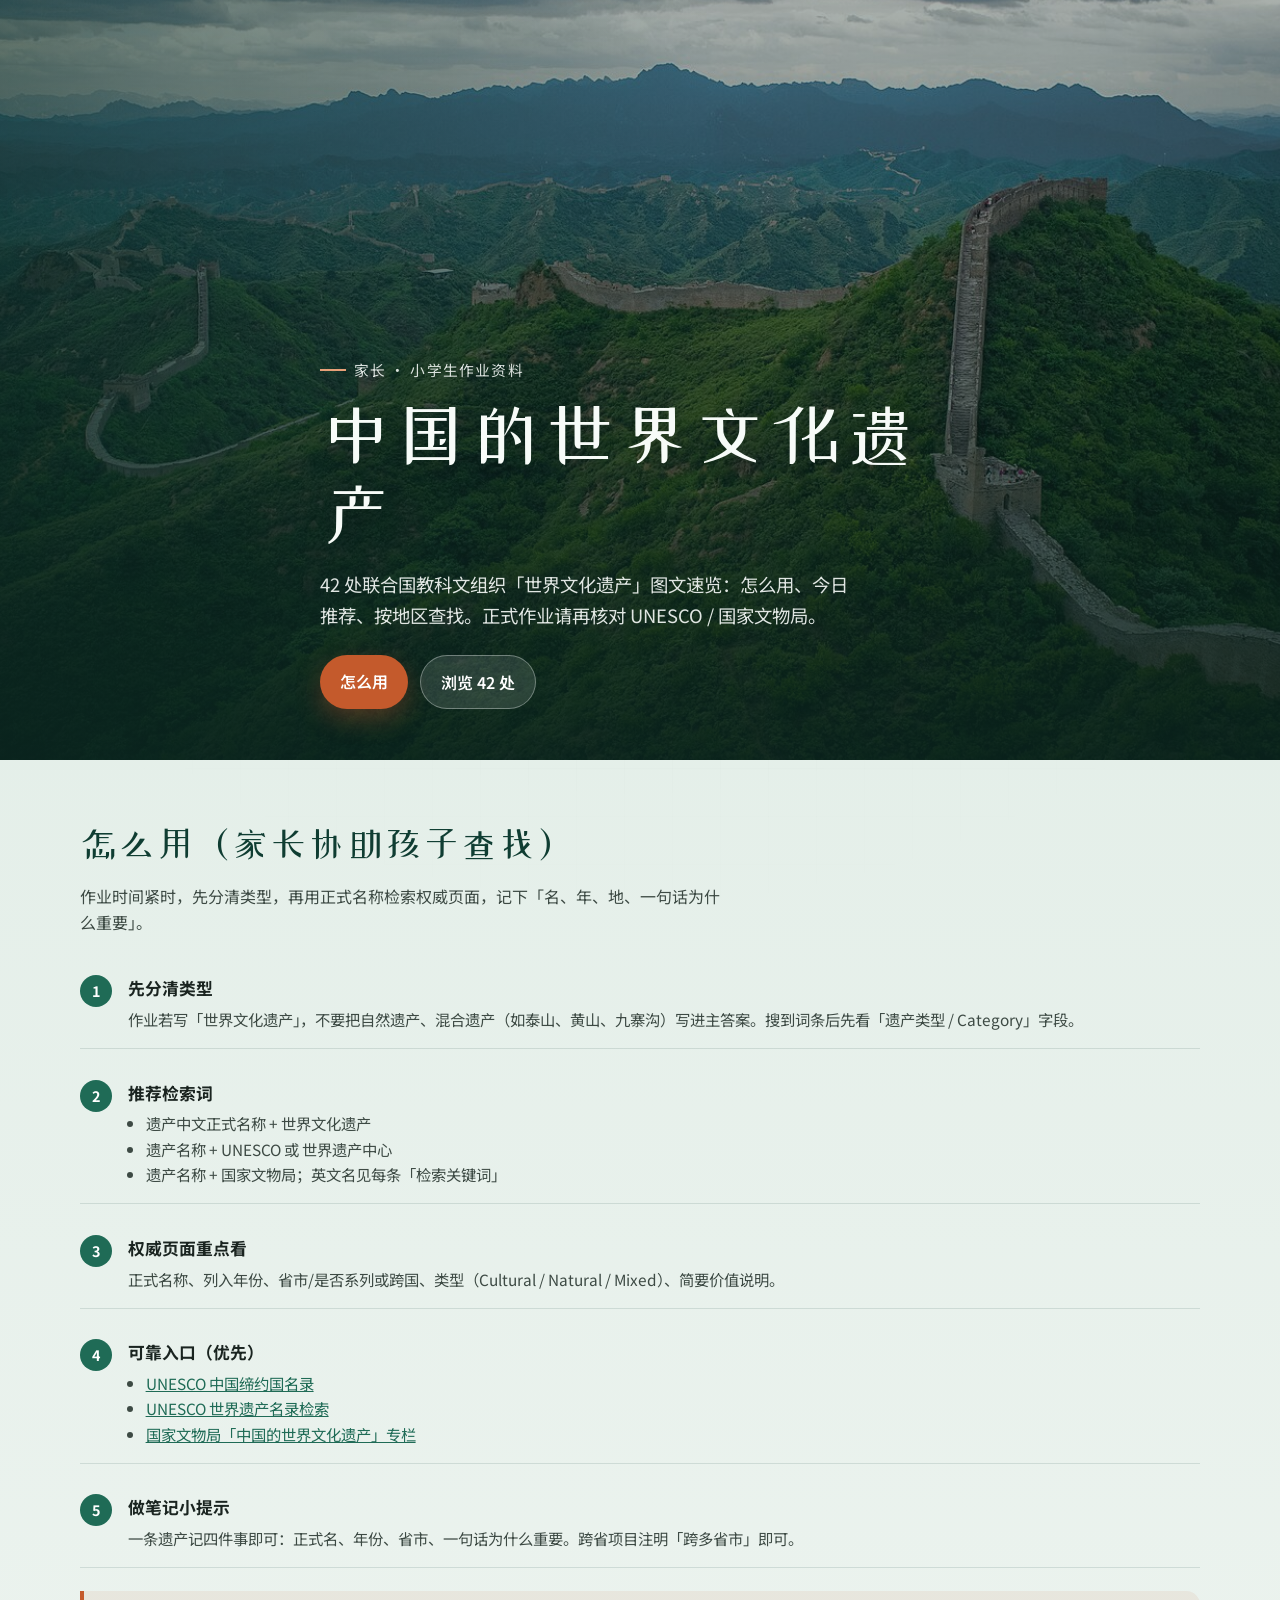
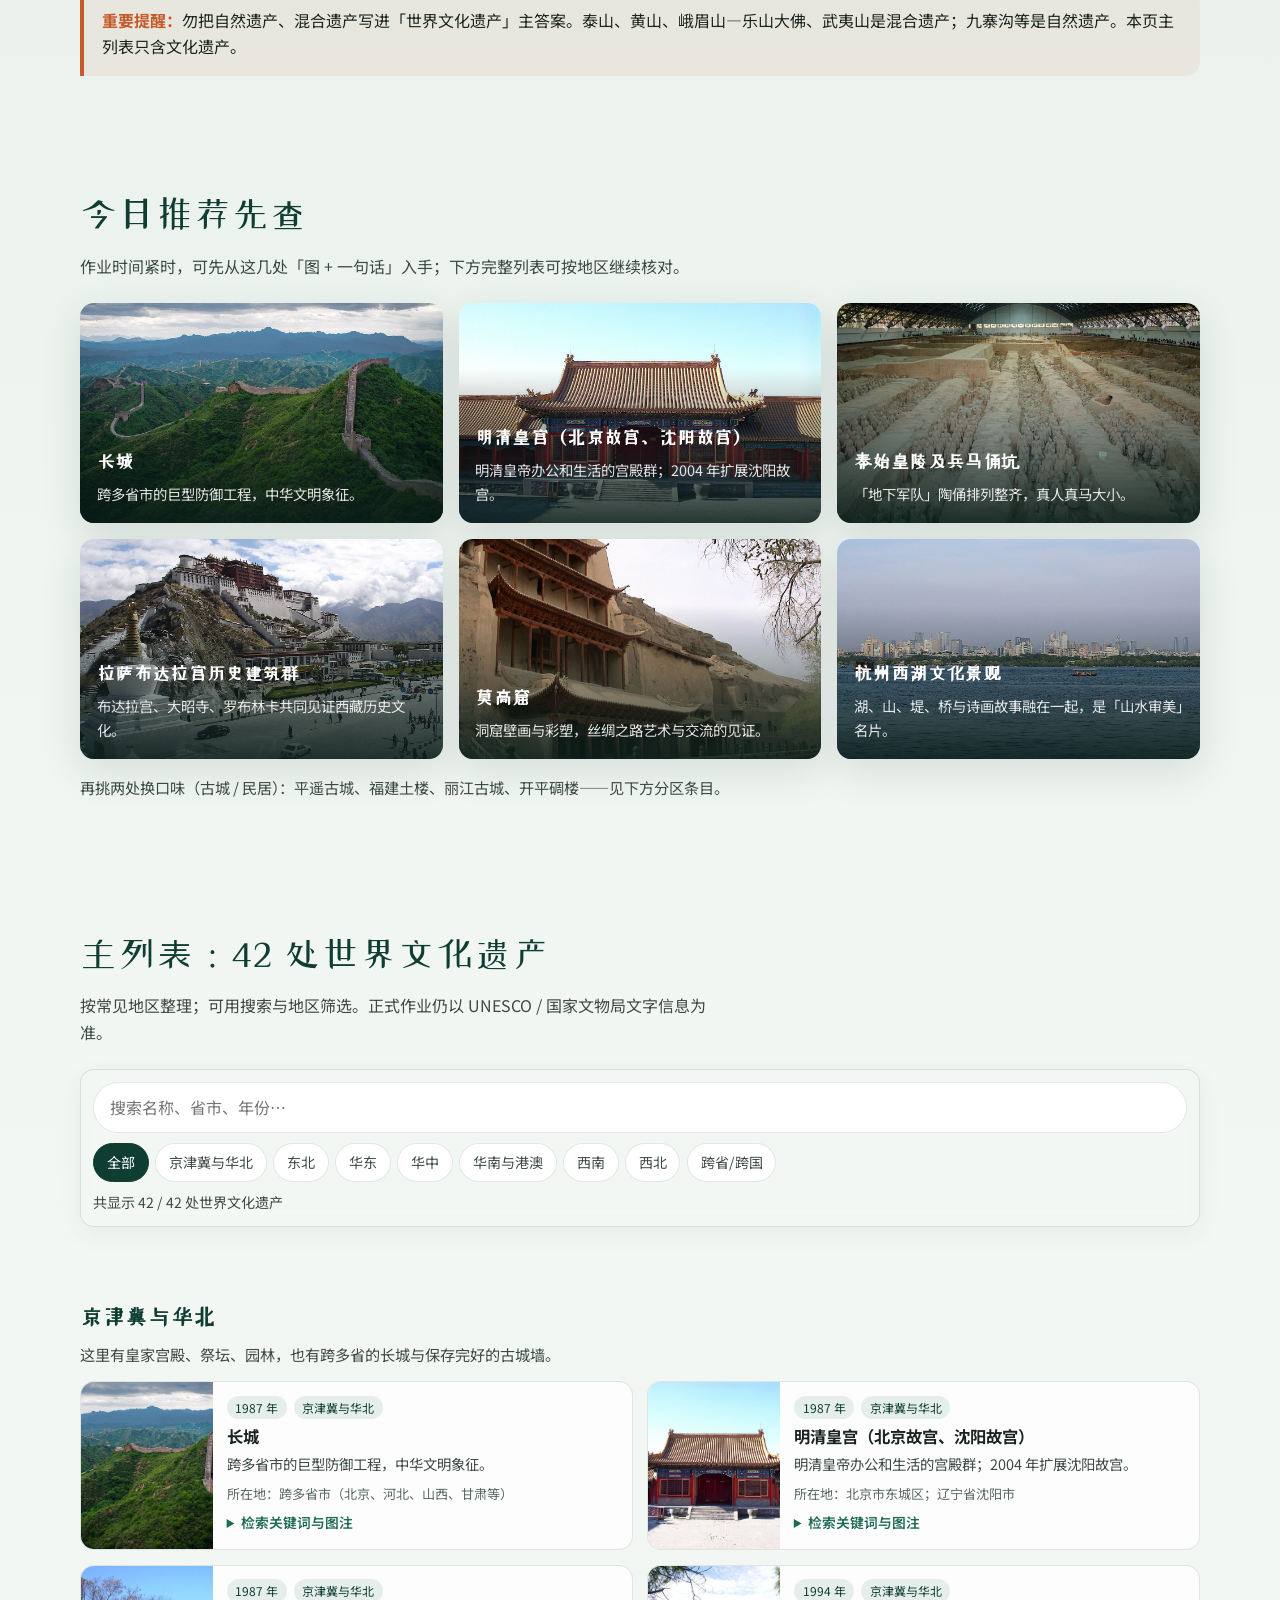
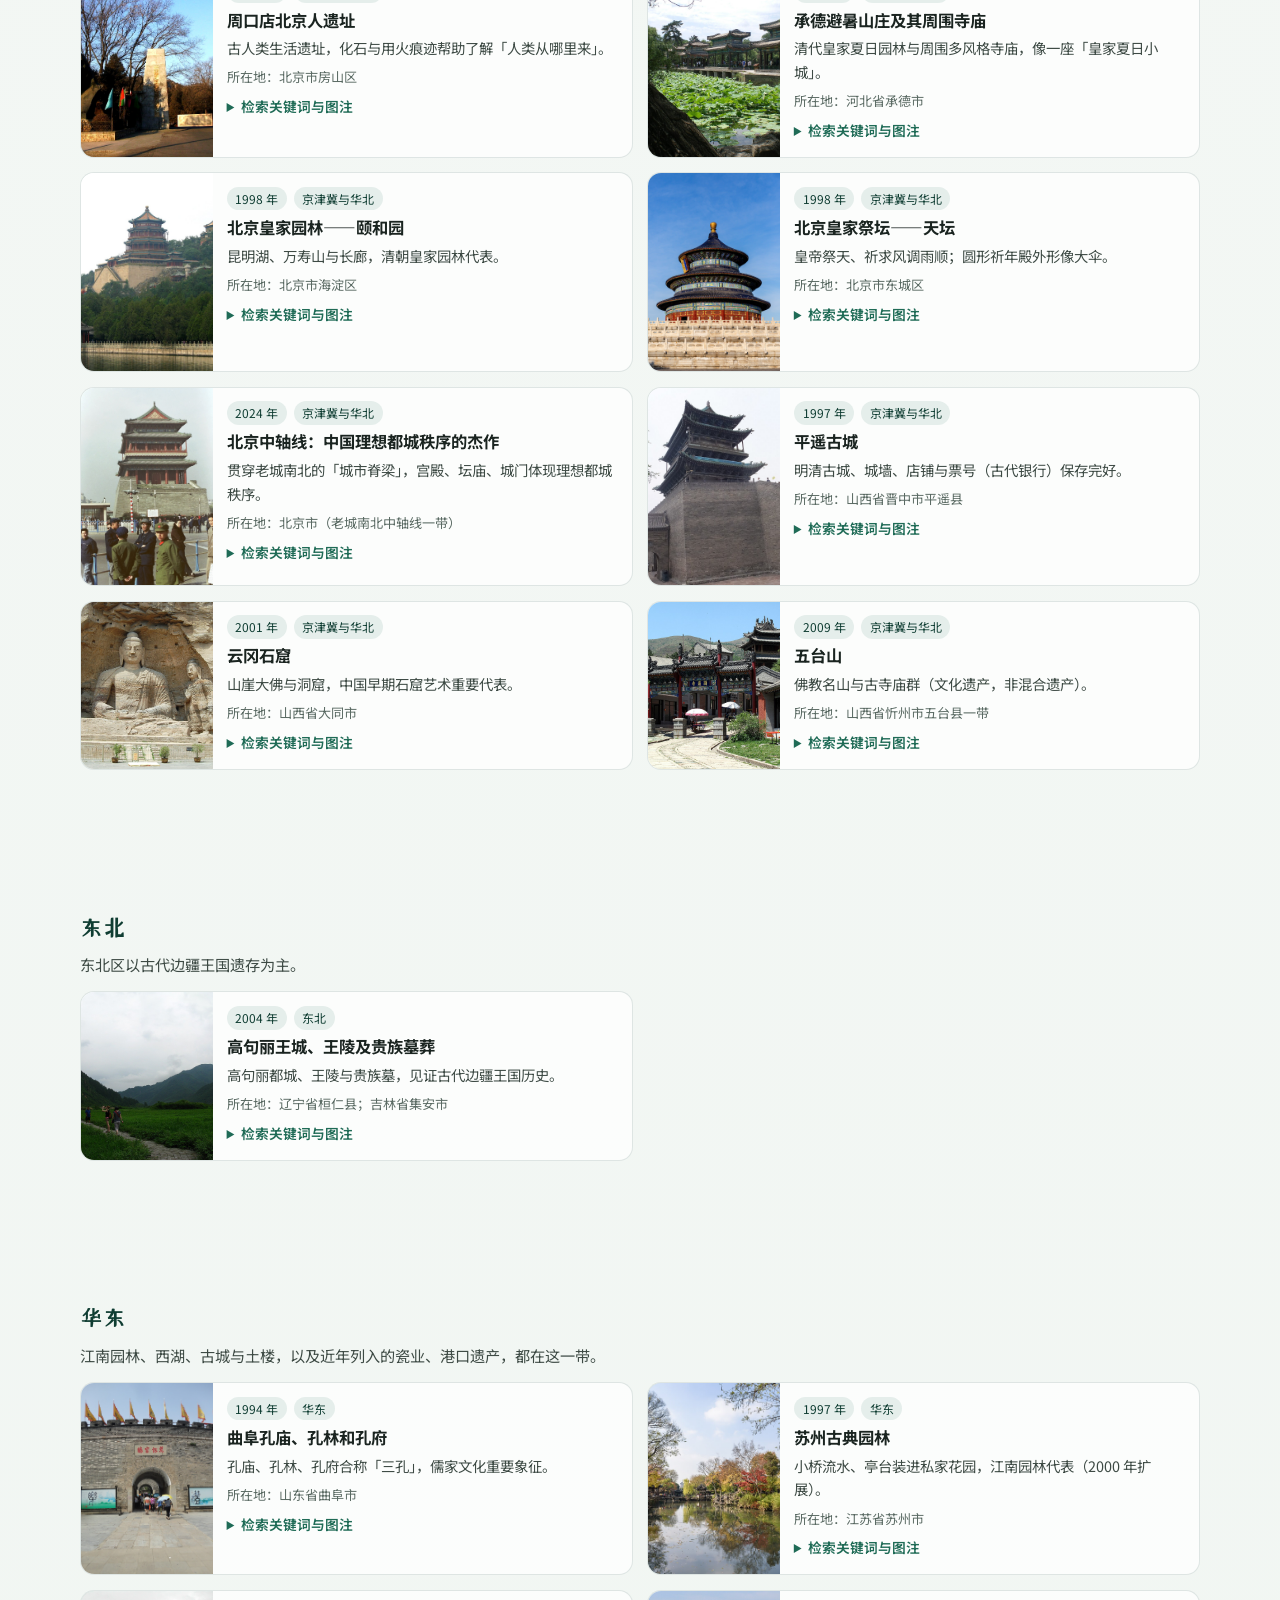
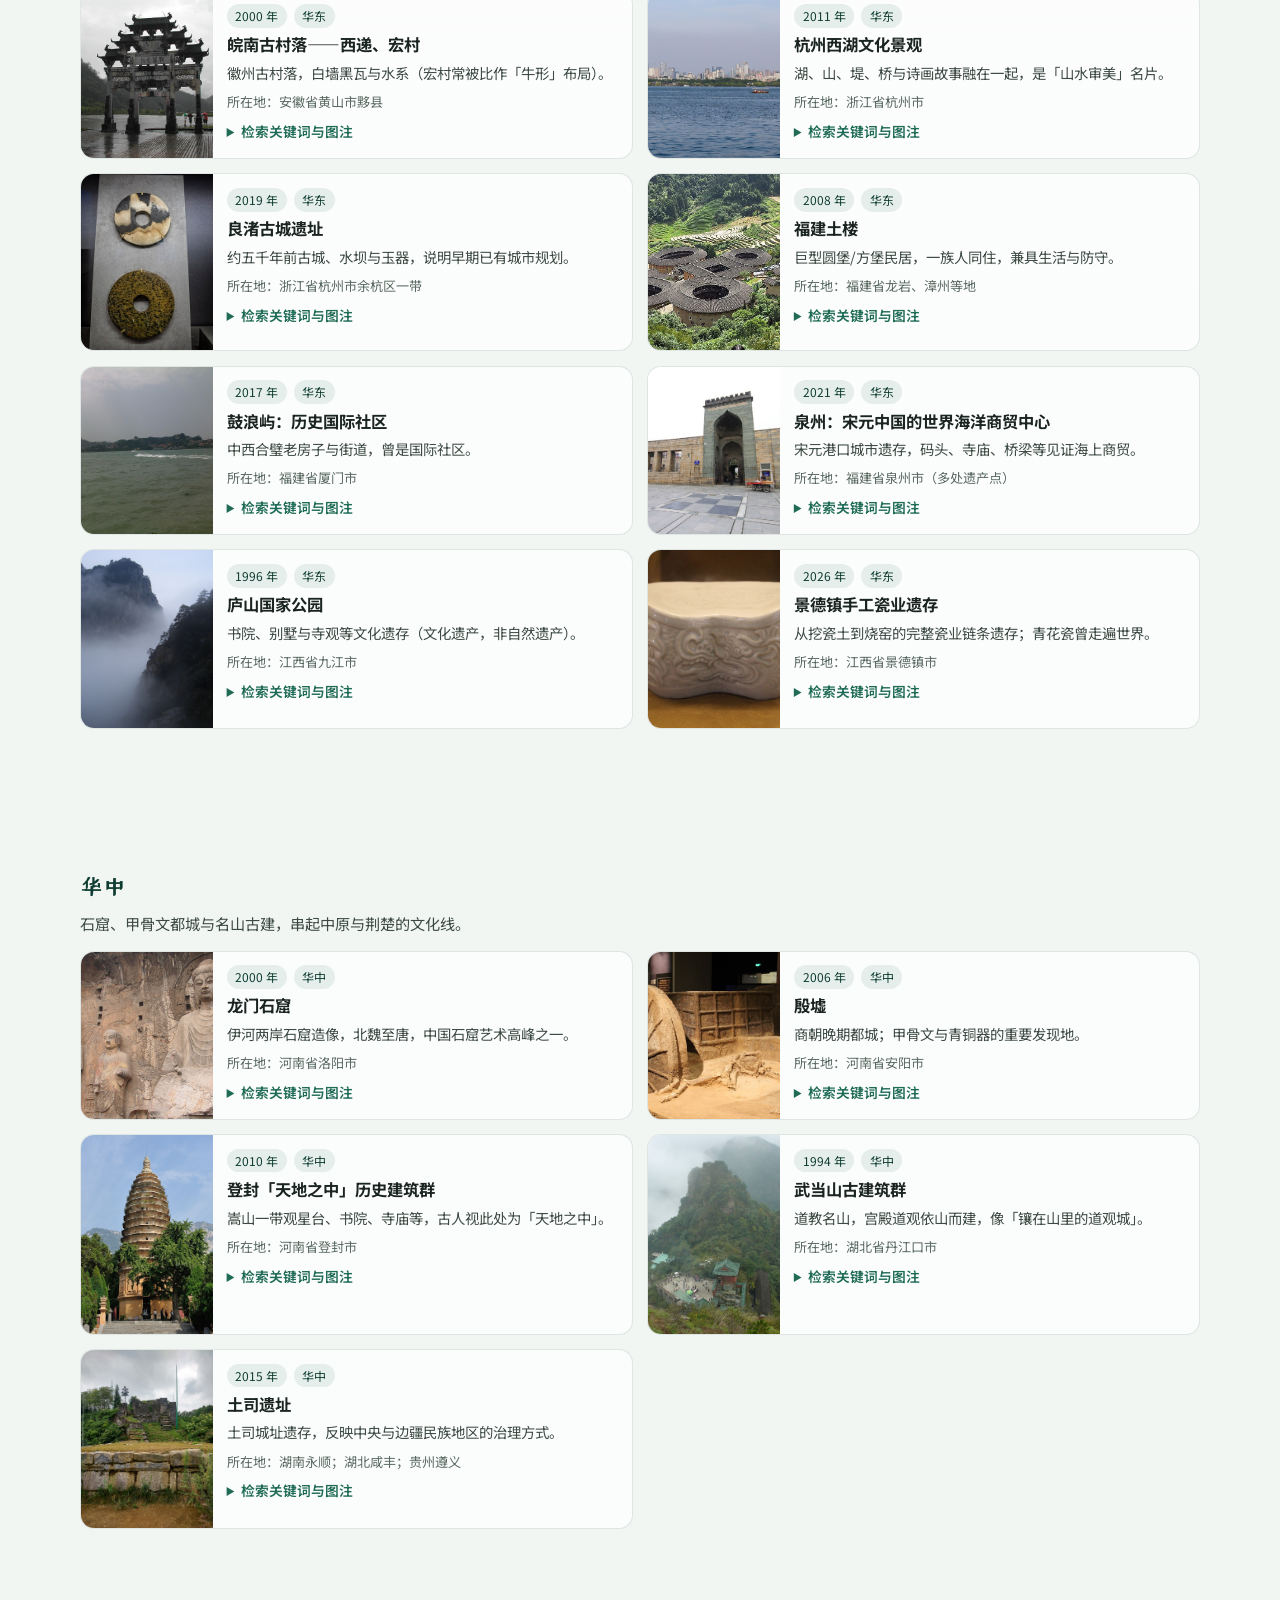
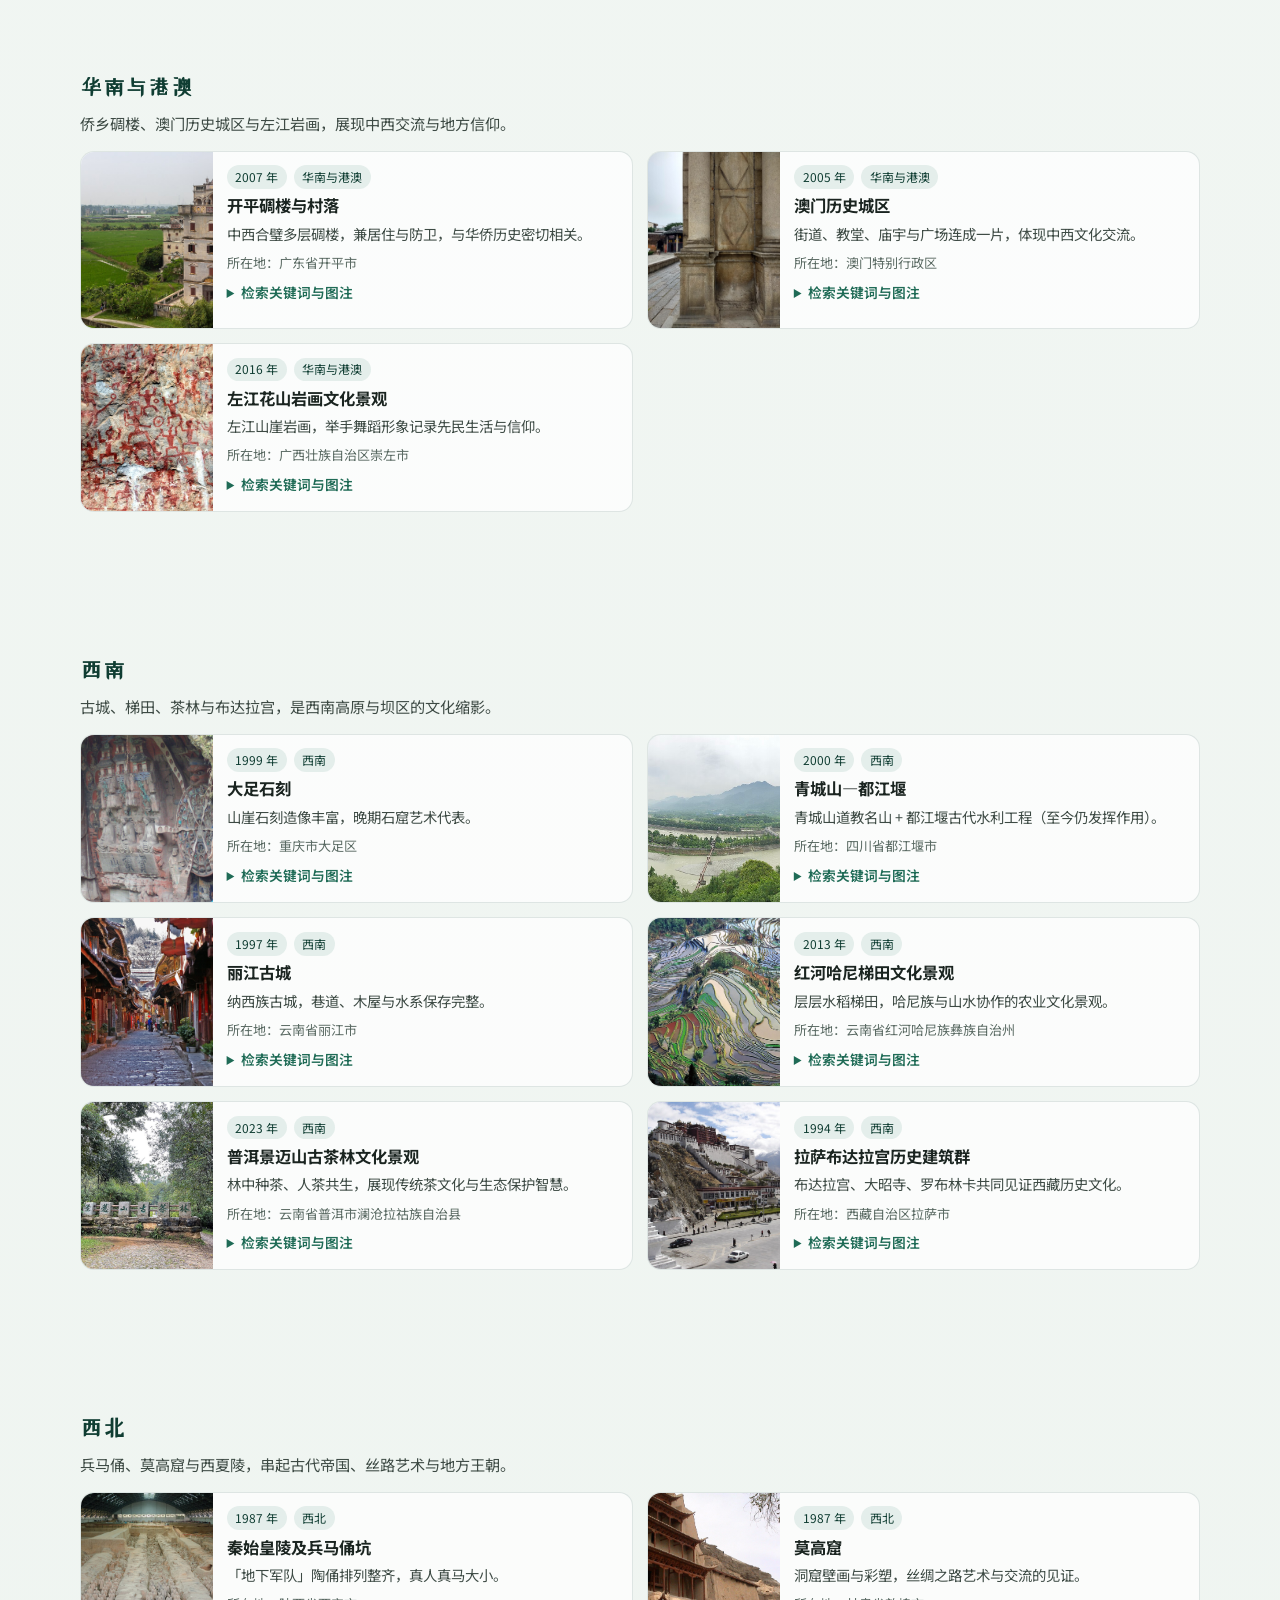
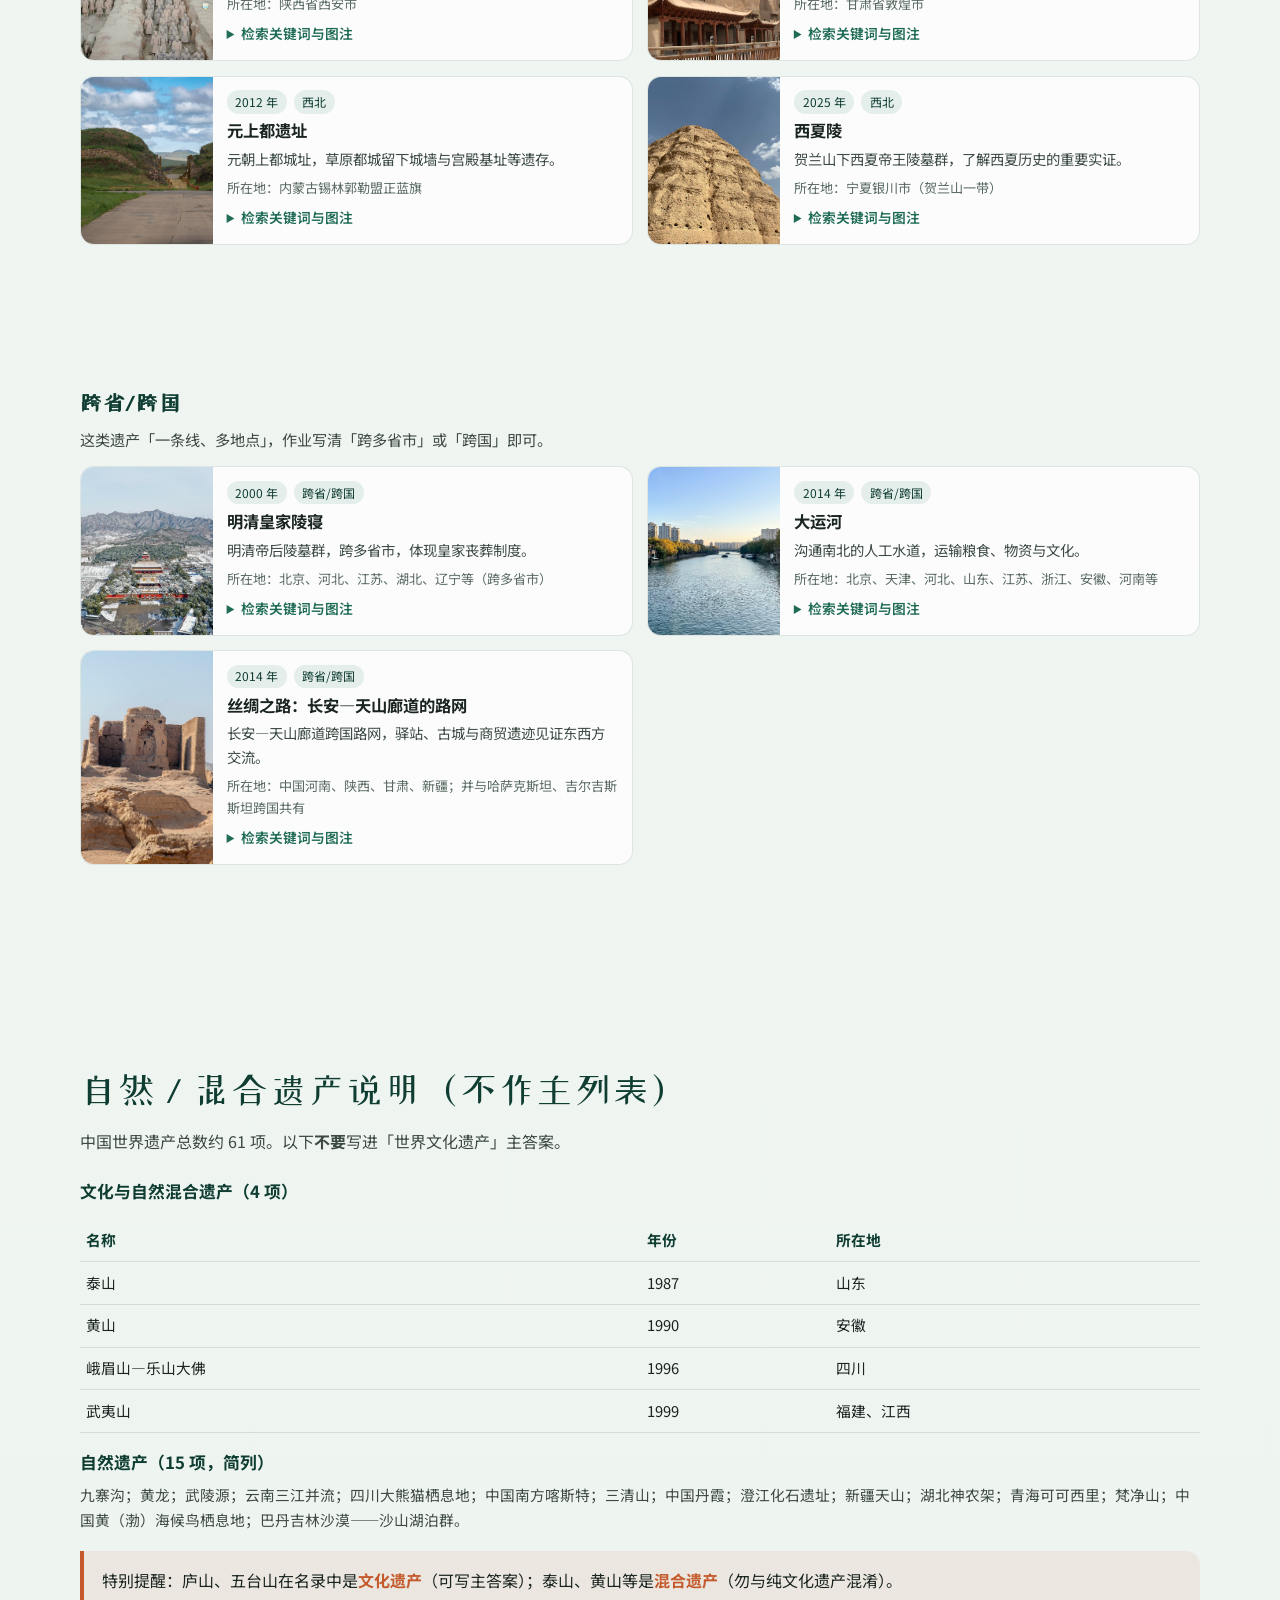
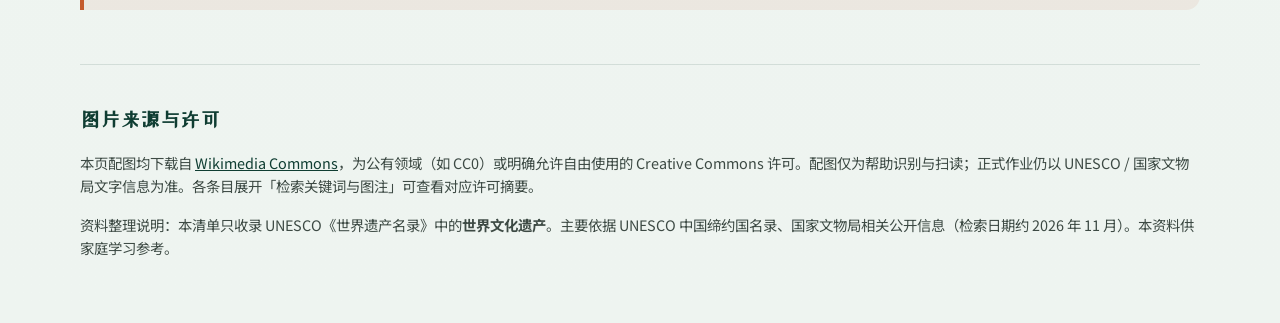
<file: heritage-page/index.html>
<!DOCTYPE html>
<html lang="zh-CN">
<head>
  <meta charset="UTF-8">
  <meta name="viewport" content="width=device-width, initial-scale=1">
  <meta name="description" content="给家长和小学生的中国世界文化遗产图文资料：42 处文化遗产速览、今日推荐与查找提示。">
  <title>中国的世界文化遗产 · 家长与小学生资料</title>
  <link rel="preconnect" href="https://fonts.googleapis.com">
  <link rel="preconnect" href="https://fonts.gstatic.com" crossorigin>
  <link href="https://fonts.googleapis.com/css2?family=Noto+Sans+SC:wght@400;600;700&family=ZCOOL+XiaoWei&display=swap" rel="stylesheet">
  <link rel="stylesheet" href="styles.css">
</head>
<body>
  <a class="skip" href="#main">跳到正文</a>

  <header class="hero" aria-label="页面封面">
    <div class="hero__media" aria-hidden="true">
      <img src="images/great-wall.jpg" alt="" width="1600" height="900">
      <div class="hero__shade"></div>
    </div>
    <div class="wrap hero__content">
      <p class="hero__eyebrow">家长 · 小学生作业资料</p>
      <h1>中国的世界文化遗产</h1>
      <p class="hero__lead">42 处联合国教科文组织「世界文化遗产」图文速览：怎么用、今日推荐、按地区查找。正式作业请再核对 UNESCO / 国家文物局。</p>
      <div class="hero__actions">
        <a class="btn btn--primary" href="#howto">怎么用</a>
        <a class="btn btn--ghost" href="#list">浏览 42 处</a>
      </div>
    </div>
  </header>

  <main id="main">
    <section id="howto" class="wrap" aria-labelledby="howto-title">
      <div class="section-head">
        <h2 id="howto-title">怎么用（家长协助孩子查找）</h2>
        <p>作业时间紧时，先分清类型，再用正式名称检索权威页面，记下「名、年、地、一句话为什么重要」。</p>
      </div>
      <div class="howto">
        <div class="howto__item">
          <div class="howto__num">1</div>
          <div>
            <h3>先分清类型</h3>
            <p>作业若写「世界文化遗产」，不要把自然遗产、混合遗产（如泰山、黄山、九寨沟）写进主答案。搜到词条后先看「遗产类型 / Category」字段。</p>
          </div>
        </div>
        <div class="howto__item">
          <div class="howto__num">2</div>
          <div>
            <h3>推荐检索词</h3>
            <ul>
              <li>遗产中文正式名称 + 世界文化遗产</li>
              <li>遗产名称 + UNESCO 或 世界遗产中心</li>
              <li>遗产名称 + 国家文物局；英文名见每条「检索关键词」</li>
            </ul>
          </div>
        </div>
        <div class="howto__item">
          <div class="howto__num">3</div>
          <div>
            <h3>权威页面重点看</h3>
            <p>正式名称、列入年份、省市/是否系列或跨国、类型（Cultural / Natural / Mixed）、简要价值说明。</p>
          </div>
        </div>
        <div class="howto__item">
          <div class="howto__num">4</div>
          <div>
            <h3>可靠入口（优先）</h3>
            <ul>
              <li><a href="https://whc.unesco.org/en/statesparties/cn/" target="_blank" rel="noopener">UNESCO 中国缔约国名录</a></li>
              <li><a href="https://whc.unesco.org/zh/list" target="_blank" rel="noopener">UNESCO 世界遗产名录检索</a></li>
              <li><a href="http://www.ncha.gov.cn/col/col2790/index.html" target="_blank" rel="noopener">国家文物局「中国的世界文化遗产」专栏</a></li>
            </ul>
          </div>
        </div>
        <div class="howto__item">
          <div class="howto__num">5</div>
          <div>
            <h3>做笔记小提示</h3>
            <p>一条遗产记四件事即可：正式名、年份、省市、一句话为什么重要。跨省项目注明「跨多省市」即可。</p>
          </div>
        </div>
      </div>
      <div class="notice" role="note">
        <strong>重要提醒：</strong>勿把自然遗产、混合遗产写进「世界文化遗产」主答案。泰山、黄山、峨眉山—乐山大佛、武夷山是混合遗产；九寨沟等是自然遗产。本页主列表只含文化遗产。
      </div>
    </section>

    <section id="featured" class="wrap" aria-labelledby="featured-title">
      <div class="section-head">
        <h2 id="featured-title">今日推荐先查</h2>
        <p>作业时间紧时，可先从这几处「图 + 一句话」入手；下方完整列表可按地区继续核对。</p>
      </div>
      <div id="featured-grid" class="featured-grid"></div>
      <p class="feature-alt">再挑两处换口味（古城 / 民居）：平遥古城、福建土楼、丽江古城、开平碉楼——见下方分区条目。</p>
    </section>

    <section id="list" class="wrap" aria-labelledby="list-title">
      <div class="section-head">
        <h2 id="list-title">主列表：42 处世界文化遗产</h2>
        <p>按常见地区整理；可用搜索与地区筛选。正式作业仍以 UNESCO / 国家文物局文字信息为准。</p>
      </div>

      <div class="toolbar">
        <div class="toolbar__row">
          <label class="search">
            <span class="visually-hidden" style="position:absolute;left:-9999px">搜索遗产</span>
            <input id="search-input" type="search" placeholder="搜索名称、省市、年份…" autocomplete="off">
          </label>
        </div>
        <div id="region-filters" class="filters" style="margin-top:0.65rem" role="toolbar" aria-label="按地区筛选"></div>
        <p id="result-meta" class="result-meta" aria-live="polite"></p>
      </div>

      <div id="site-list"></div>
    </section>

    <section id="notes" class="wrap" aria-labelledby="notes-title">
      <div class="section-head">
        <h2 id="notes-title">自然 / 混合遗产说明（不作主列表）</h2>
        <p>中国世界遗产总数约 61 项。以下<strong>不要</strong>写进「世界文化遗产」主答案。</p>
      </div>
      <h3 style="margin:0 0 0.4rem;font-size:1.05rem;color:var(--jade-deep)">文化与自然混合遗产（4 项）</h3>
      <table class="mixed-table">
        <thead>
          <tr><th>名称</th><th>年份</th><th>所在地</th></tr>
        </thead>
        <tbody>
          <tr><td>泰山</td><td>1987</td><td>山东</td></tr>
          <tr><td>黄山</td><td>1990</td><td>安徽</td></tr>
          <tr><td>峨眉山—乐山大佛</td><td>1996</td><td>四川</td></tr>
          <tr><td>武夷山</td><td>1999</td><td>福建、江西</td></tr>
        </tbody>
      </table>
      <h3 style="margin:1rem 0 0.4rem;font-size:1.05rem;color:var(--jade-deep)">自然遗产（15 项，简列）</h3>
      <p class="natural-list">九寨沟；黄龙；武陵源；云南三江并流；四川大熊猫栖息地；中国南方喀斯特；三清山；中国丹霞；澄江化石遗址；新疆天山；湖北神农架；青海可可西里；梵净山；中国黄（渤）海候鸟栖息地；巴丹吉林沙漠——沙山湖泊群。</p>
      <div class="notice" role="note" style="margin-top:1.2rem">
        特别提醒：庐山、五台山在名录中是<strong>文化遗产</strong>（可写主答案）；泰山、黄山等是<strong>混合遗产</strong>（勿与纯文化遗产混淆）。
      </div>
    </section>
  </main>

  <footer class="footer wrap">
    <h2>图片来源与许可</h2>
    <p>本页配图均下载自 <a href="https://commons.wikimedia.org/" target="_blank" rel="noopener">Wikimedia Commons</a>，为公有领域（如 CC0）或明确允许自由使用的 Creative Commons 许可。配图仅为帮助识别与扫读；正式作业仍以 UNESCO / 国家文物局文字信息为准。各条目展开「检索关键词与图注」可查看对应许可摘要。</p>
    <p style="margin-top:0.8rem">资料整理说明：本清单只收录 UNESCO《世界遗产名录》中的<strong>世界文化遗产</strong>。主要依据 UNESCO 中国缔约国名录、国家文物局相关公开信息（检索日期约 2026 年 11 月）。本资料供家庭学习参考。</p>
  </footer>

  <button type="button" class="to-top" id="to-top" aria-label="回到顶部">↑</button>

  <script src="data.js"></script>
  <script src="app.js"></script>
</body>
</html>
</file>
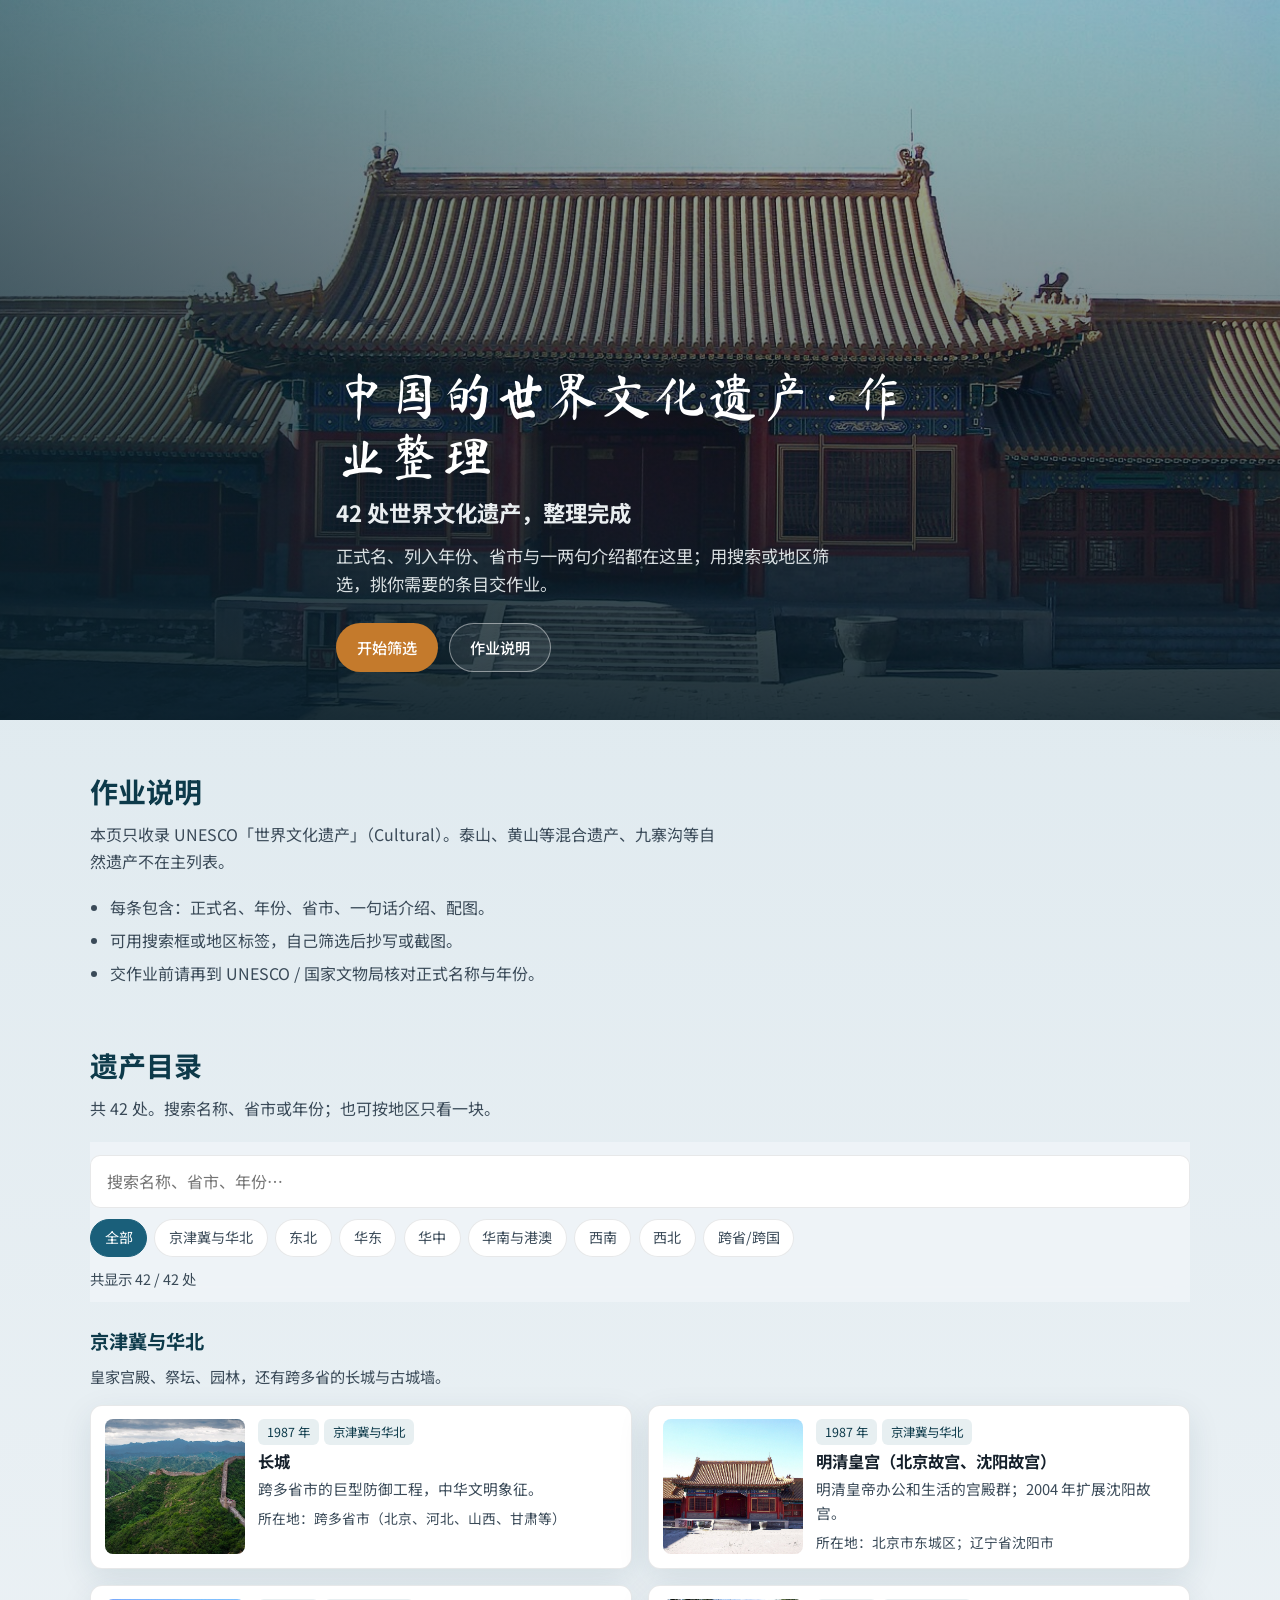
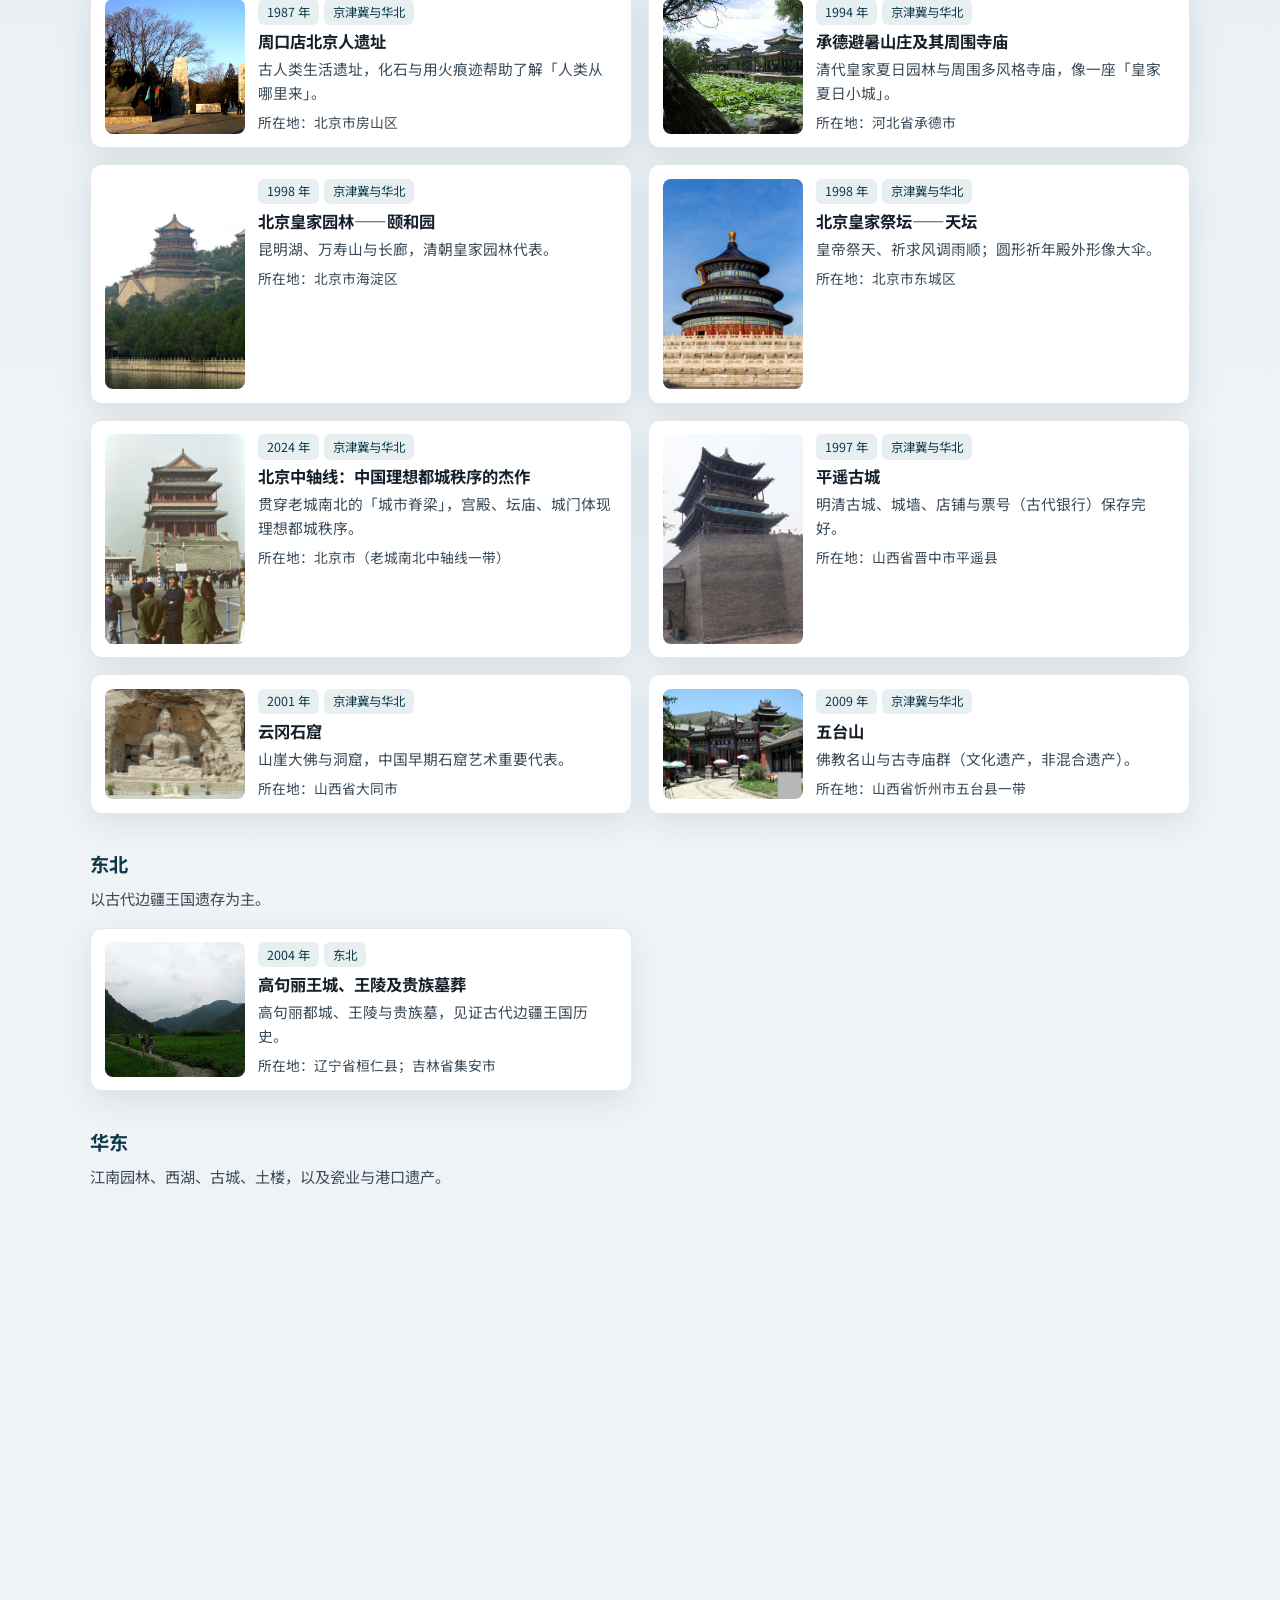
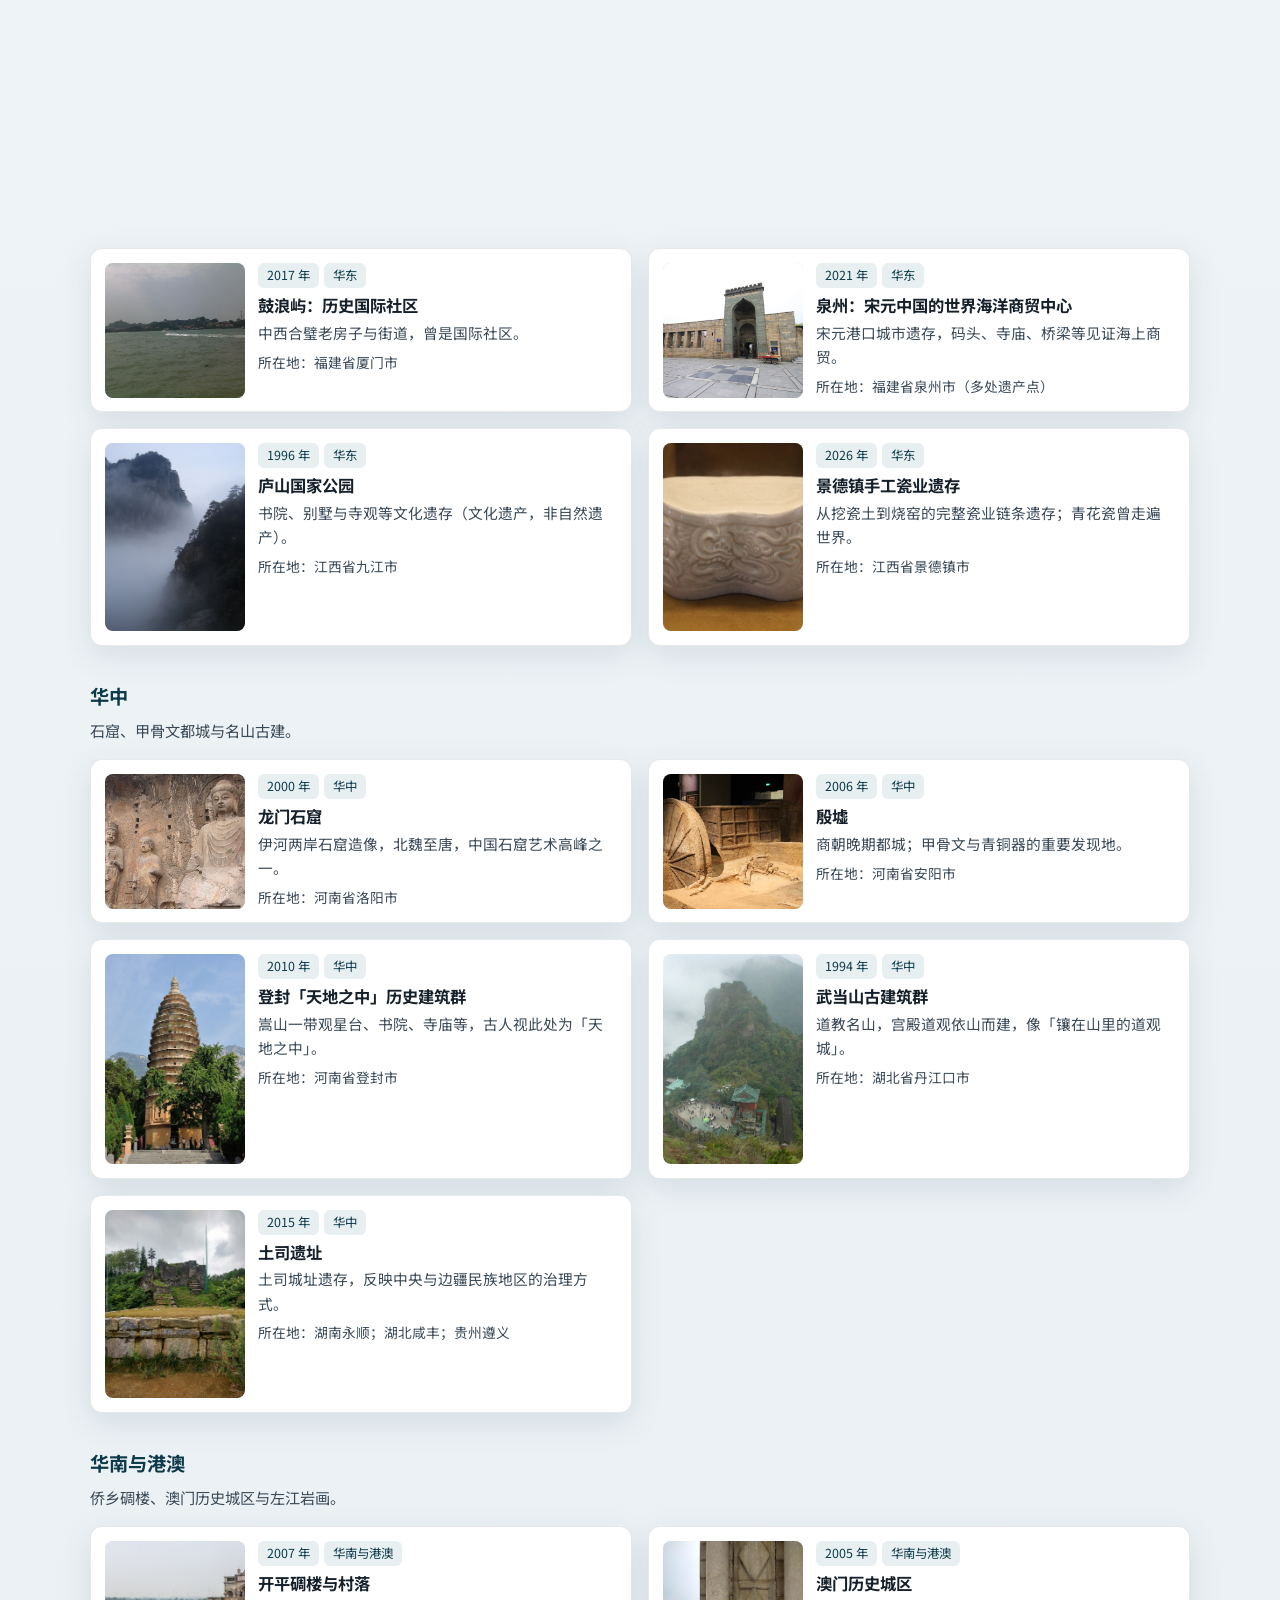
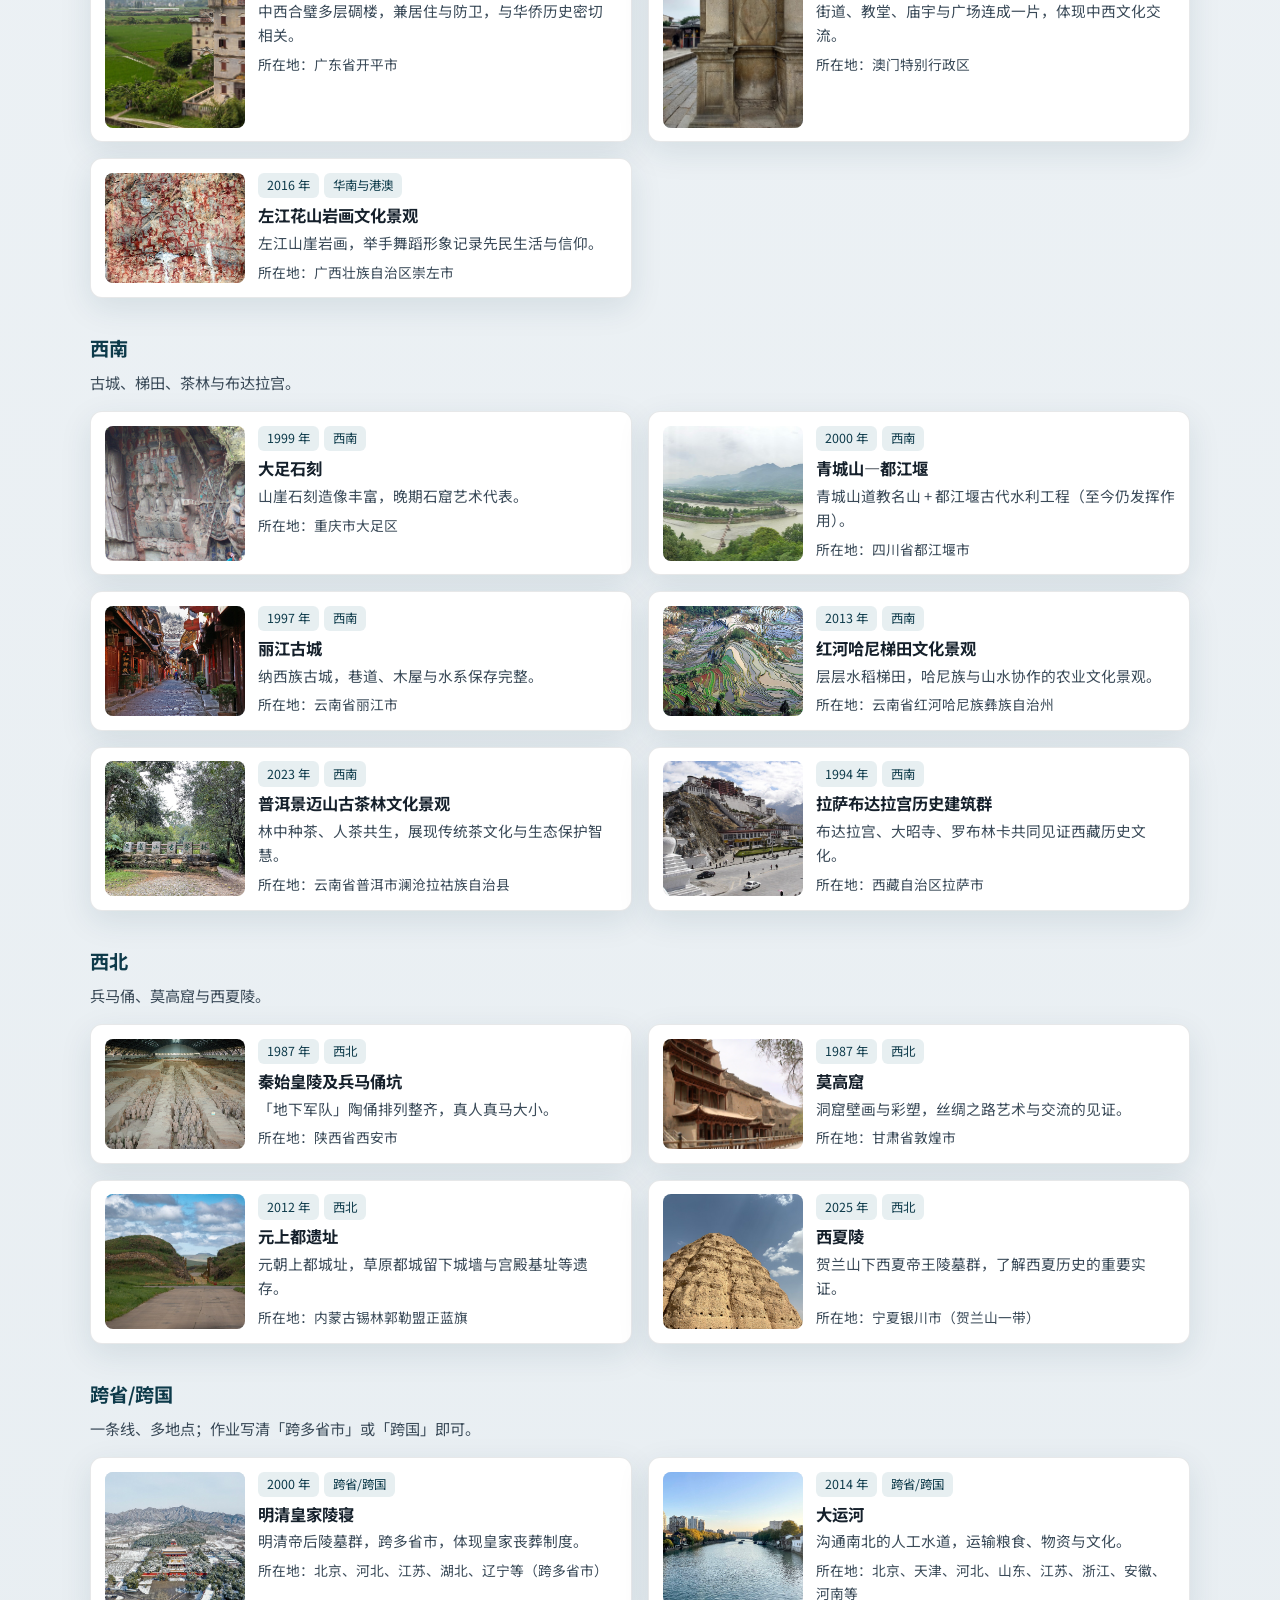
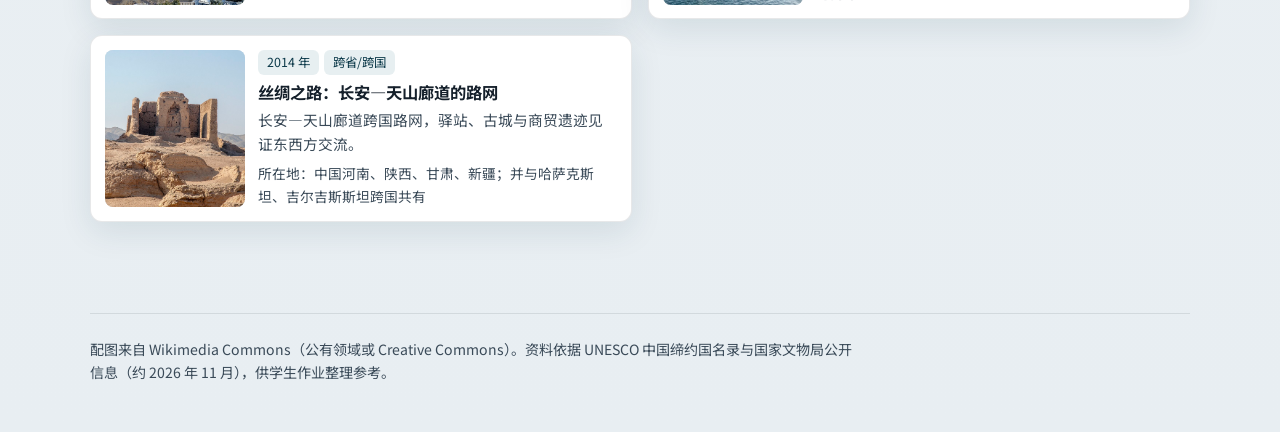
<file: homework-page/index.html>
<!DOCTYPE html>
<html lang="zh-CN">
<head>
  <meta charset="UTF-8">
  <meta name="viewport" content="width=device-width, initial-scale=1">
  <meta name="description" content="中国的世界文化遗产 · 作业整理：42 处世界文化遗产正式名、年份、省市、简介与配图，支持搜索与按地区筛选。">
  <title>中国的世界文化遗产 · 作业整理</title>
  <link rel="preconnect" href="https://fonts.googleapis.com">
  <link rel="preconnect" href="https://fonts.gstatic.com" crossorigin>
  <link href="https://fonts.googleapis.com/css2?family=Ma+Shan+Zheng&family=Noto+Sans+SC:wght@400;500;700&display=swap" rel="stylesheet">
  <link rel="stylesheet" href="styles.css">
</head>
<body>
  <a class="skip" href="#main">跳到正文</a>

  <header class="hero" aria-label="作业封面">
    <div class="hero__media" aria-hidden="true">
      <img src="images/forbidden-city.jpg" alt="" width="1600" height="900">
      <div class="hero__shade"></div>
    </div>
    <div class="wrap hero__content">
      <h1 class="hero__brand">中国的世界文化遗产 · 作业整理</h1>
      <p class="hero__tagline">42 处世界文化遗产，整理完成</p>
      <p class="hero__lead">正式名、列入年份、省市与一两句介绍都在这里；用搜索或地区筛选，挑你需要的条目交作业。</p>
      <div class="hero__actions">
        <a class="btn btn--primary" href="#catalog">开始筛选</a>
        <a class="btn btn--ghost" href="#about">作业说明</a>
      </div>
    </div>
  </header>

  <main id="main">
    <section id="about" class="wrap about" aria-labelledby="about-title">
      <div class="section-head">
        <h2 id="about-title">作业说明</h2>
        <p>本页只收录 UNESCO「世界文化遗产」（Cultural）。泰山、黄山等混合遗产、九寨沟等自然遗产不在主列表。</p>
      </div>
      <ul class="about__points">
        <li>每条包含：正式名、年份、省市、一句话介绍、配图。</li>
        <li>可用搜索框或地区标签，自己筛选后抄写或截图。</li>
        <li>交作业前请再到 UNESCO / 国家文物局核对正式名称与年份。</li>
      </ul>
    </section>

    <section id="catalog" class="wrap catalog" aria-labelledby="catalog-title">
      <div class="section-head">
        <h2 id="catalog-title">遗产目录</h2>
        <p>共 42 处。搜索名称、省市或年份；也可按地区只看一块。</p>
      </div>

      <div class="toolbar" role="search">
        <label class="search">
          <span class="visually-hidden">搜索遗产</span>
          <input id="search-input" type="search" placeholder="搜索名称、省市、年份…" autocomplete="off">
        </label>
        <div id="region-filters" class="filters" role="toolbar" aria-label="按地区筛选"></div>
        <p id="result-meta" class="result-meta" aria-live="polite"></p>
      </div>

      <div id="site-list"></div>
    </section>
  </main>

  <footer class="footer wrap">
    <p>配图来自 Wikimedia Commons（公有领域或 Creative Commons）。资料依据 UNESCO 中国缔约国名录与国家文物局公开信息（约 2026 年 11 月），供学生作业整理参考。</p>
  </footer>

  <button type="button" class="to-top" id="to-top" aria-label="回到顶部">↑</button>

  <script src="data.js"></script>
  <script src="app.js"></script>
</body>
</html>
</file>
<file: heritage-page/styles.css>
:root {
  --ink: #1a2420;
  --ink-soft: #3d4a44;
  --mist: #e8f0eb;
  --paper: #f3f7f4;
  --jade: #1f6b56;
  --jade-deep: #0f3d32;
  --jade-bright: #2d9a78;
  --clay: #c45a2c;
  --clay-soft: #e8a078;
  --line: rgba(15, 61, 50, 0.12);
  --shadow: 0 12px 40px rgba(15, 61, 50, 0.12);
  --radius: 14px;
  --font-display: "ZCOOL XiaoWei", "Noto Serif SC", "Songti SC", serif;
  --font-body: "Noto Sans SC", "PingFang SC", "Hiragino Sans GB", "Microsoft YaHei", sans-serif;
}

*,
*::before,
*::after {
  box-sizing: border-box;
}

html {
  scroll-behavior: smooth;
}

body {
  margin: 0;
  color: var(--ink);
  font-family: var(--font-body);
  line-height: 1.65;
  background:
    radial-gradient(1200px 600px at 10% -10%, rgba(45, 154, 120, 0.18), transparent 55%),
    radial-gradient(900px 500px at 100% 0%, rgba(196, 90, 44, 0.1), transparent 50%),
    linear-gradient(180deg, #dfece5 0%, var(--paper) 28%, #eef4f0 100%);
  min-height: 100vh;
}

body::before {
  content: "";
  position: fixed;
  inset: 0;
  pointer-events: none;
  opacity: 0.35;
  background-image:
    linear-gradient(rgba(15, 61, 50, 0.03) 1px, transparent 1px),
    linear-gradient(90deg, rgba(15, 61, 50, 0.03) 1px, transparent 1px);
  background-size: 48px 48px;
  mask-image: radial-gradient(ellipse at center, black 40%, transparent 85%);
  z-index: 0;
}

a {
  color: var(--jade);
}

img {
  max-width: 100%;
  display: block;
}

.wrap {
  width: min(1120px, calc(100% - 2rem));
  margin-inline: auto;
  position: relative;
  z-index: 1;
}

/* —— Hero —— */
.hero {
  position: relative;
  min-height: min(92vh, 760px);
  display: grid;
  align-items: end;
  overflow: hidden;
  color: #f7fbf8;
}

.hero__media {
  position: absolute;
  inset: 0;
  z-index: 0;
}

.hero__media img {
  width: 100%;
  height: 100%;
  object-fit: cover;
  transform: scale(1.04);
  animation: heroDrift 18s ease-in-out infinite alternate;
}

.hero__shade {
  position: absolute;
  inset: 0;
  background:
    linear-gradient(180deg, rgba(10, 36, 30, 0.35) 0%, rgba(10, 36, 30, 0.55) 42%, rgba(10, 36, 30, 0.88) 100%),
    linear-gradient(90deg, rgba(15, 61, 50, 0.45), transparent 55%);
}

.hero__content {
  position: relative;
  z-index: 1;
  padding: 4.5rem 0 3.2rem;
  max-width: 40rem;
  animation: riseIn 0.9s ease both;
}

.hero__eyebrow {
  display: inline-flex;
  align-items: center;
  gap: 0.5rem;
  margin: 0 0 0.85rem;
  font-size: 0.92rem;
  letter-spacing: 0.08em;
  text-transform: none;
  color: rgba(247, 251, 248, 0.88);
}

.hero__eyebrow::before {
  content: "";
  width: 1.6rem;
  height: 2px;
  background: var(--clay-soft);
}

.hero h1 {
  margin: 0;
  font-family: var(--font-display);
  font-size: clamp(2.55rem, 7vw, 4.4rem);
  font-weight: 400;
  line-height: 1.12;
  letter-spacing: 0.04em;
  text-shadow: 0 8px 30px rgba(0, 0, 0, 0.28);
}

.hero__lead {
  margin: 1rem 0 0;
  font-size: clamp(1rem, 2.2vw, 1.15rem);
  color: rgba(247, 251, 248, 0.9);
  max-width: 34rem;
}

.hero__actions {
  display: flex;
  flex-wrap: wrap;
  gap: 0.75rem;
  margin-top: 1.6rem;
}

.btn {
  appearance: none;
  border: 0;
  border-radius: 999px;
  padding: 0.78rem 1.25rem;
  font: inherit;
  font-weight: 600;
  cursor: pointer;
  text-decoration: none;
  transition: transform 0.2s ease, box-shadow 0.2s ease, background 0.2s ease;
}

.btn:hover {
  transform: translateY(-2px);
}

.btn--primary {
  background: var(--clay);
  color: #fff;
  box-shadow: 0 10px 24px rgba(196, 90, 44, 0.35);
}

.btn--ghost {
  background: rgba(247, 251, 248, 0.12);
  color: #fff;
  border: 1px solid rgba(247, 251, 248, 0.35);
  backdrop-filter: blur(6px);
}

.skip {
  position: absolute;
  left: -999px;
  top: 0;
}

.skip:focus {
  left: 1rem;
  top: 1rem;
  z-index: 20;
  background: #fff;
  color: var(--ink);
  padding: 0.5rem 0.8rem;
  border-radius: 8px;
}

/* —— Sections —— */
section {
  padding: 3.4rem 0;
}

.section-head {
  margin-bottom: 1.5rem;
}

.section-head h2 {
  margin: 0;
  font-family: var(--font-display);
  font-size: clamp(1.7rem, 3.5vw, 2.25rem);
  font-weight: 400;
  color: var(--jade-deep);
  letter-spacing: 0.03em;
}

.section-head p {
  margin: 0.55rem 0 0;
  color: var(--ink-soft);
  max-width: 40rem;
}

.howto {
  display: grid;
  gap: 0.9rem;
}

.howto__item {
  display: grid;
  grid-template-columns: auto 1fr;
  gap: 0.9rem 1rem;
  align-items: start;
  padding: 1rem 0;
  border-bottom: 1px solid var(--line);
  opacity: 0;
  transform: translateY(12px);
  transition: opacity 0.55s ease, transform 0.55s ease;
}

.howto__item.is-visible {
  opacity: 1;
  transform: none;
}

.howto__num {
  width: 2rem;
  height: 2rem;
  border-radius: 50%;
  display: grid;
  place-items: center;
  background: var(--jade);
  color: #fff;
  font-weight: 700;
  font-size: 0.9rem;
}

.howto__item h3 {
  margin: 0 0 0.25rem;
  font-size: 1.05rem;
}

.howto__item p,
.howto__item ul {
  margin: 0;
  color: var(--ink-soft);
  font-size: 0.96rem;
}

.howto__item ul {
  padding-left: 1.1rem;
}

.notice {
  margin-top: 1.4rem;
  padding: 1rem 1.15rem;
  border-left: 4px solid var(--clay);
  background: rgba(196, 90, 44, 0.08);
  border-radius: 0 var(--radius) var(--radius) 0;
}

.notice strong {
  color: var(--clay);
}

/* —— Featured —— */
.featured-grid {
  display: grid;
  grid-template-columns: repeat(3, 1fr);
  gap: 1rem;
}

.feature-card {
  position: relative;
  overflow: hidden;
  border-radius: var(--radius);
  min-height: 220px;
  color: #fff;
  text-decoration: none;
  box-shadow: var(--shadow);
  transform: translateY(16px);
  opacity: 0;
  transition: transform 0.45s ease, opacity 0.45s ease, box-shadow 0.25s ease;
}

.feature-card.is-visible {
  opacity: 1;
  transform: none;
}

.feature-card:hover {
  box-shadow: 0 16px 44px rgba(15, 61, 50, 0.2);
  transform: translateY(-3px);
}

.feature-card img {
  width: 100%;
  height: 100%;
  object-fit: cover;
  position: absolute;
  inset: 0;
  transition: transform 0.6s ease;
}

.feature-card:hover img {
  transform: scale(1.05);
}

.feature-card__shade {
  position: absolute;
  inset: 0;
  background: linear-gradient(180deg, transparent 30%, rgba(10, 30, 26, 0.88) 100%);
}

.feature-card__body {
  position: absolute;
  left: 0;
  right: 0;
  bottom: 0;
  padding: 1rem 1.05rem 1.1rem;
}

.feature-card__body h3 {
  margin: 0;
  font-size: 1.12rem;
  font-family: var(--font-display);
  letter-spacing: 0.02em;
}

.feature-card__body p {
  margin: 0.3rem 0 0;
  font-size: 0.9rem;
  color: rgba(255, 255, 255, 0.88);
}

.feature-alt {
  margin-top: 1rem;
  color: var(--ink-soft);
  font-size: 0.95rem;
}

/* —— Toolbar —— */
.toolbar {
  position: sticky;
  top: 0;
  z-index: 8;
  margin: 0.4rem 0 1.2rem;
  padding: 0.75rem;
  background: rgba(243, 247, 244, 0.88);
  backdrop-filter: blur(10px);
  border: 1px solid var(--line);
  border-radius: var(--radius);
  box-shadow: 0 8px 24px rgba(15, 61, 50, 0.06);
}

.toolbar__row {
  display: flex;
  flex-wrap: wrap;
  gap: 0.65rem;
  align-items: center;
}

.search {
  flex: 1 1 220px;
  min-width: 0;
}

.search input {
  width: 100%;
  border: 1px solid var(--line);
  background: #fff;
  border-radius: 999px;
  padding: 0.7rem 1rem;
  font: inherit;
  color: var(--ink);
}

.search input:focus {
  outline: 2px solid rgba(31, 107, 86, 0.35);
  border-color: var(--jade);
}

.filters {
  display: flex;
  flex-wrap: wrap;
  gap: 0.4rem;
}

.filter-btn {
  border: 1px solid var(--line);
  background: #fff;
  color: var(--ink-soft);
  border-radius: 999px;
  padding: 0.42rem 0.8rem;
  font: inherit;
  font-size: 0.88rem;
  cursor: pointer;
  transition: background 0.2s ease, color 0.2s ease, border-color 0.2s ease;
}

.filter-btn:hover {
  border-color: rgba(31, 107, 86, 0.35);
}

.filter-btn.is-active {
  background: var(--jade-deep);
  border-color: var(--jade-deep);
  color: #fff;
}

.result-meta {
  margin: 0.55rem 0 0;
  font-size: 0.88rem;
  color: var(--ink-soft);
}

/* —— Cards —— */
.region-block {
  margin-bottom: 2rem;
}

.region-block h3 {
  margin: 0 0 0.35rem;
  font-family: var(--font-display);
  font-size: 1.35rem;
  color: var(--jade-deep);
  letter-spacing: 0.03em;
}

.region-block .region-lead {
  margin: 0 0 0.9rem;
  color: var(--ink-soft);
  font-size: 0.95rem;
}

.card-grid {
  display: grid;
  grid-template-columns: repeat(2, 1fr);
  gap: 0.9rem;
}

.site-card {
  display: grid;
  grid-template-columns: 132px 1fr;
  gap: 0.85rem;
  align-items: stretch;
  background: rgba(255, 255, 255, 0.72);
  border: 1px solid var(--line);
  border-radius: var(--radius);
  overflow: hidden;
  transition: transform 0.25s ease, box-shadow 0.25s ease;
}

.site-card:hover {
  transform: translateY(-2px);
  box-shadow: var(--shadow);
}

.site-card__media {
  min-height: 118px;
  background: #c9d8d1;
}

.site-card__media img {
  width: 100%;
  height: 100%;
  object-fit: cover;
}

.site-card__body {
  padding: 0.85rem 0.9rem 0.95rem 0;
  min-width: 0;
}

.site-card__meta {
  display: flex;
  flex-wrap: wrap;
  gap: 0.4rem;
  margin-bottom: 0.35rem;
}

.chip {
  display: inline-flex;
  align-items: center;
  border-radius: 999px;
  padding: 0.12rem 0.55rem;
  font-size: 0.75rem;
  background: rgba(31, 107, 86, 0.1);
  color: var(--jade-deep);
}

.site-card h4 {
  margin: 0;
  font-size: 1.02rem;
  line-height: 1.35;
}

.site-card p {
  margin: 0.35rem 0 0;
  color: var(--ink-soft);
  font-size: 0.9rem;
}

.site-card .loc {
  margin-top: 0.4rem;
  font-size: 0.82rem;
  color: #5a6a63;
}

.site-card details {
  margin-top: 0.45rem;
}

.site-card summary {
  cursor: pointer;
  color: var(--jade);
  font-size: 0.86rem;
  font-weight: 600;
}

.site-card .extra {
  margin-top: 0.35rem;
  font-size: 0.82rem;
  color: var(--ink-soft);
}

.empty {
  padding: 2rem 1rem;
  text-align: center;
  color: var(--ink-soft);
  border: 1px dashed var(--line);
  border-radius: var(--radius);
}

/* —— Notes / Footer —— */
.mixed-table {
  width: 100%;
  border-collapse: collapse;
  font-size: 0.92rem;
  margin: 0.8rem 0 1rem;
}

.mixed-table th,
.mixed-table td {
  text-align: left;
  padding: 0.55rem 0.4rem;
  border-bottom: 1px solid var(--line);
}

.mixed-table th {
  color: var(--jade-deep);
  font-weight: 700;
}

.natural-list {
  margin: 0.4rem 0 0;
  color: var(--ink-soft);
  font-size: 0.92rem;
}

.footer {
  padding: 2.4rem 0 3rem;
  border-top: 1px solid var(--line);
  color: var(--ink-soft);
  font-size: 0.9rem;
}

.footer h2 {
  margin: 0 0 0.5rem;
  font-family: var(--font-display);
  font-size: 1.25rem;
  color: var(--jade-deep);
}

.footer a {
  color: var(--jade-deep);
}

.to-top {
  position: fixed;
  right: 1rem;
  bottom: 1rem;
  z-index: 9;
  width: 2.6rem;
  height: 2.6rem;
  border-radius: 50%;
  border: 0;
  background: var(--jade-deep);
  color: #fff;
  font-size: 1.1rem;
  cursor: pointer;
  opacity: 0;
  pointer-events: none;
  transform: translateY(8px);
  transition: opacity 0.25s ease, transform 0.25s ease;
}

.to-top.is-shown {
  opacity: 1;
  pointer-events: auto;
  transform: none;
}

@keyframes heroDrift {
  from { transform: scale(1.04) translate3d(0, 0, 0); }
  to { transform: scale(1.1) translate3d(-1.5%, -1%, 0); }
}

@keyframes riseIn {
  from { opacity: 0; transform: translateY(18px); }
  to { opacity: 1; transform: none; }
}

@media (max-width: 860px) {
  .featured-grid {
    grid-template-columns: 1fr 1fr;
  }

  .card-grid {
    grid-template-columns: 1fr;
  }
}

@media (max-width: 620px) {
  .wrap {
    width: min(100% - 1.25rem, 1120px);
  }

  .hero {
    min-height: 78vh;
  }

  .hero__content {
    padding-top: 5rem;
  }

  .featured-grid {
    grid-template-columns: 1fr;
  }

  .site-card {
    grid-template-columns: 1fr;
  }

  .site-card__media {
    height: 160px;
  }

  .site-card__body {
    padding: 0 0.95rem 1rem;
  }
}

@media (prefers-reduced-motion: reduce) {
  *,
  *::before,
  *::after {
    animation: none !important;
    transition: none !important;
  }

  html {
    scroll-behavior: auto;
  }
}
</file>
<file: homework-page/styles.css>
:root {
  --ink: #15202b;
  --ink-soft: #3a4a58;
  --paper: #f0f4f7;
  --panel: #ffffff;
  --sea: #1a5f7a;
  --sea-deep: #0d3a4a;
  --amber: #c47a2c;
  --amber-soft: #e8b86d;
  --line: rgba(21, 32, 43, 0.1);
  --shadow: 0 10px 32px rgba(13, 58, 74, 0.1);
  --radius: 12px;
  --font-brand: "Ma Shan Zheng", "KaiTi", "STKaiti", cursive;
  --font-body: "Noto Sans SC", "PingFang SC", "Hiragino Sans GB", "Microsoft YaHei", sans-serif;
}

*,
*::before,
*::after {
  box-sizing: border-box;
}

html {
  scroll-behavior: smooth;
}

body {
  margin: 0;
  color: var(--ink);
  font-family: var(--font-body);
  line-height: 1.65;
  background:
    radial-gradient(900px 480px at 0% 0%, rgba(26, 95, 122, 0.12), transparent 55%),
    radial-gradient(700px 400px at 100% 8%, rgba(196, 122, 44, 0.1), transparent 50%),
    linear-gradient(180deg, #d9e6ec 0%, var(--paper) 32%, #e8eef2 100%);
  min-height: 100vh;
}

a {
  color: var(--sea);
}

img {
  max-width: 100%;
  display: block;
}

.wrap {
  width: min(1100px, calc(100% - 2rem));
  margin-inline: auto;
}

.skip {
  position: absolute;
  left: -9999px;
  top: 0;
  z-index: 100;
  padding: 0.6rem 1rem;
  background: var(--sea-deep);
  color: #fff;
}

.skip:focus {
  left: 1rem;
  top: 1rem;
}

.visually-hidden {
  position: absolute;
  width: 1px;
  height: 1px;
  padding: 0;
  margin: -1px;
  overflow: hidden;
  clip: rect(0, 0, 0, 0);
  border: 0;
}

/* —— Hero —— */
.hero {
  position: relative;
  min-height: min(88vh, 720px);
  display: grid;
  align-items: end;
  overflow: hidden;
  color: #f5fafc;
}

.hero__media {
  position: absolute;
  inset: 0;
}

.hero__media img {
  width: 100%;
  height: 100%;
  object-fit: cover;
  transform: scale(1.03);
  animation: heroDrift 20s ease-in-out infinite alternate;
}

.hero__shade {
  position: absolute;
  inset: 0;
  background:
    linear-gradient(180deg, rgba(8, 28, 38, 0.28) 0%, rgba(8, 28, 38, 0.52) 45%, rgba(8, 28, 38, 0.9) 100%),
    linear-gradient(90deg, rgba(13, 58, 74, 0.5), transparent 60%);
}

.hero__content {
  position: relative;
  z-index: 1;
  padding: 4rem 0 3rem;
  max-width: 38rem;
  animation: riseIn 0.85s ease both;
}

.hero__brand {
  margin: 0 0 0.65rem;
  font-family: var(--font-brand);
  font-size: clamp(2.1rem, 6vw, 3.2rem);
  font-weight: 400;
  line-height: 1.18;
  letter-spacing: 0.04em;
  color: #fff;
  text-shadow: 0 6px 24px rgba(0, 0, 0, 0.35);
}

.hero__tagline {
  margin: 0;
  font-size: clamp(1.1rem, 2.8vw, 1.4rem);
  font-weight: 700;
  line-height: 1.35;
  color: rgba(245, 250, 252, 0.95);
}

.hero__lead {
  margin: 0.9rem 0 0;
  font-size: clamp(0.98rem, 2vw, 1.08rem);
  color: rgba(245, 250, 252, 0.88);
  max-width: 32rem;
}

.hero__actions {
  display: flex;
  flex-wrap: wrap;
  gap: 0.7rem;
  margin-top: 1.5rem;
}

.btn {
  display: inline-flex;
  align-items: center;
  justify-content: center;
  padding: 0.7rem 1.25rem;
  border-radius: 999px;
  font-size: 0.95rem;
  font-weight: 500;
  text-decoration: none;
  border: 1px solid transparent;
  transition: transform 0.2s ease, background 0.2s ease, border-color 0.2s ease;
}

.btn:hover {
  transform: translateY(-1px);
}

.btn--primary {
  background: var(--amber);
  color: #fff;
}

.btn--primary:hover {
  background: #a86520;
}

.btn--ghost {
  background: rgba(255, 255, 255, 0.08);
  border-color: rgba(255, 255, 255, 0.45);
  color: #fff;
}

.btn--ghost:hover {
  background: rgba(255, 255, 255, 0.16);
}

/* —— Sections —— */
.section-head {
  margin-bottom: 1.25rem;
}

.section-head h2 {
  margin: 0;
  font-size: clamp(1.4rem, 3vw, 1.75rem);
  color: var(--sea-deep);
}

.section-head p {
  margin: 0.45rem 0 0;
  color: var(--ink-soft);
  max-width: 40rem;
}

.about {
  padding: 3rem 0 1.5rem;
}

.about__points {
  margin: 0;
  padding: 0 0 0 1.25rem;
  color: var(--ink-soft);
}

.about__points li + li {
  margin-top: 0.4rem;
}

.catalog {
  padding: 2rem 0 3.5rem;
}

/* —— Toolbar —— */
.toolbar {
  position: sticky;
  top: 0;
  z-index: 20;
  margin-bottom: 1.5rem;
  padding: 0.85rem 0 0.7rem;
  background: color-mix(in srgb, var(--paper) 88%, transparent);
  backdrop-filter: blur(10px);
}

.search input {
  width: 100%;
  padding: 0.75rem 1rem;
  border: 1px solid var(--line);
  border-radius: 10px;
  font: inherit;
  font-size: 1rem;
  background: var(--panel);
  color: var(--ink);
  outline: none;
}

.search input:focus {
  border-color: var(--sea);
  box-shadow: 0 0 0 3px rgba(26, 95, 122, 0.15);
}

.filters {
  display: flex;
  flex-wrap: wrap;
  gap: 0.45rem;
  margin-top: 0.7rem;
}

.filter-btn {
  appearance: none;
  border: 1px solid var(--line);
  background: var(--panel);
  color: var(--ink-soft);
  font: inherit;
  font-size: 0.88rem;
  padding: 0.4rem 0.85rem;
  border-radius: 999px;
  cursor: pointer;
  transition: background 0.2s ease, color 0.2s ease, border-color 0.2s ease;
}

.filter-btn:hover {
  border-color: var(--sea);
  color: var(--sea-deep);
}

.filter-btn.is-active {
  background: var(--sea);
  border-color: var(--sea);
  color: #fff;
}

.result-meta {
  margin: 0.65rem 0 0;
  font-size: 0.9rem;
  color: var(--ink-soft);
}

/* —— Site cards —— */
.region-block {
  margin-bottom: 2.2rem;
}

.region-block h3 {
  margin: 0 0 0.35rem;
  font-size: 1.2rem;
  color: var(--sea-deep);
}

.region-lead {
  margin: 0 0 1rem;
  color: var(--ink-soft);
  font-size: 0.95rem;
}

.card-grid {
  display: grid;
  grid-template-columns: 1fr;
  gap: 1rem;
}

@media (min-width: 720px) {
  .card-grid {
    grid-template-columns: 1fr 1fr;
  }
}

.site-card {
  display: grid;
  grid-template-columns: 112px 1fr;
  gap: 0.85rem;
  padding: 0.85rem;
  background: var(--panel);
  border: 1px solid var(--line);
  border-radius: var(--radius);
  box-shadow: var(--shadow);
  opacity: 0;
  transform: translateY(12px);
  transition: opacity 0.45s ease, transform 0.45s ease;
}

.site-card.is-visible {
  opacity: 1;
  transform: none;
}

@media (min-width: 520px) {
  .site-card {
    grid-template-columns: 140px 1fr;
  }
}

.site-card__media {
  border-radius: 8px;
  overflow: hidden;
  background: #d0dde4;
  align-self: stretch;
  min-height: 96px;
}

.site-card__media img {
  width: 100%;
  height: 100%;
  object-fit: cover;
  min-height: 96px;
}

.site-card__body h4 {
  margin: 0.35rem 0 0.3rem;
  font-size: 1.02rem;
  line-height: 1.35;
  color: var(--ink);
}

.site-card__body p {
  margin: 0;
  font-size: 0.92rem;
  color: var(--ink-soft);
}

.site-card__meta {
  display: flex;
  flex-wrap: wrap;
  gap: 0.35rem;
}

.chip {
  display: inline-block;
  padding: 0.15rem 0.55rem;
  border-radius: 6px;
  font-size: 0.78rem;
  background: rgba(26, 95, 122, 0.1);
  color: var(--sea-deep);
}

.loc {
  margin-top: 0.35rem !important;
  font-size: 0.86rem !important;
}

.empty {
  padding: 2rem 1rem;
  text-align: center;
  color: var(--ink-soft);
  background: var(--panel);
  border: 1px dashed var(--line);
  border-radius: var(--radius);
}

.footer {
  padding: 1.5rem 0 3rem;
  font-size: 0.88rem;
  color: var(--ink-soft);
  border-top: 1px solid var(--line);
}

.footer p {
  margin: 0;
  max-width: 48rem;
}

.to-top {
  position: fixed;
  right: 1.1rem;
  bottom: 1.1rem;
  width: 2.6rem;
  height: 2.6rem;
  border: none;
  border-radius: 50%;
  background: var(--sea-deep);
  color: #fff;
  font-size: 1.1rem;
  cursor: pointer;
  opacity: 0;
  pointer-events: none;
  transform: translateY(8px);
  transition: opacity 0.25s ease, transform 0.25s ease;
  z-index: 30;
}

.to-top.is-shown {
  opacity: 1;
  pointer-events: auto;
  transform: none;
}

@keyframes heroDrift {
  from {
    transform: scale(1.03) translate3d(0, 0, 0);
  }
  to {
    transform: scale(1.08) translate3d(-1.2%, -0.8%, 0);
  }
}

@keyframes riseIn {
  from {
    opacity: 0;
    transform: translateY(18px);
  }
  to {
    opacity: 1;
    transform: none;
  }
}

@media (prefers-reduced-motion: reduce) {
  html {
    scroll-behavior: auto;
  }

  .hero__media img,
  .hero__content,
  .site-card {
    animation: none !important;
    transition: none !important;
    opacity: 1;
    transform: none;
  }
}
</file>
